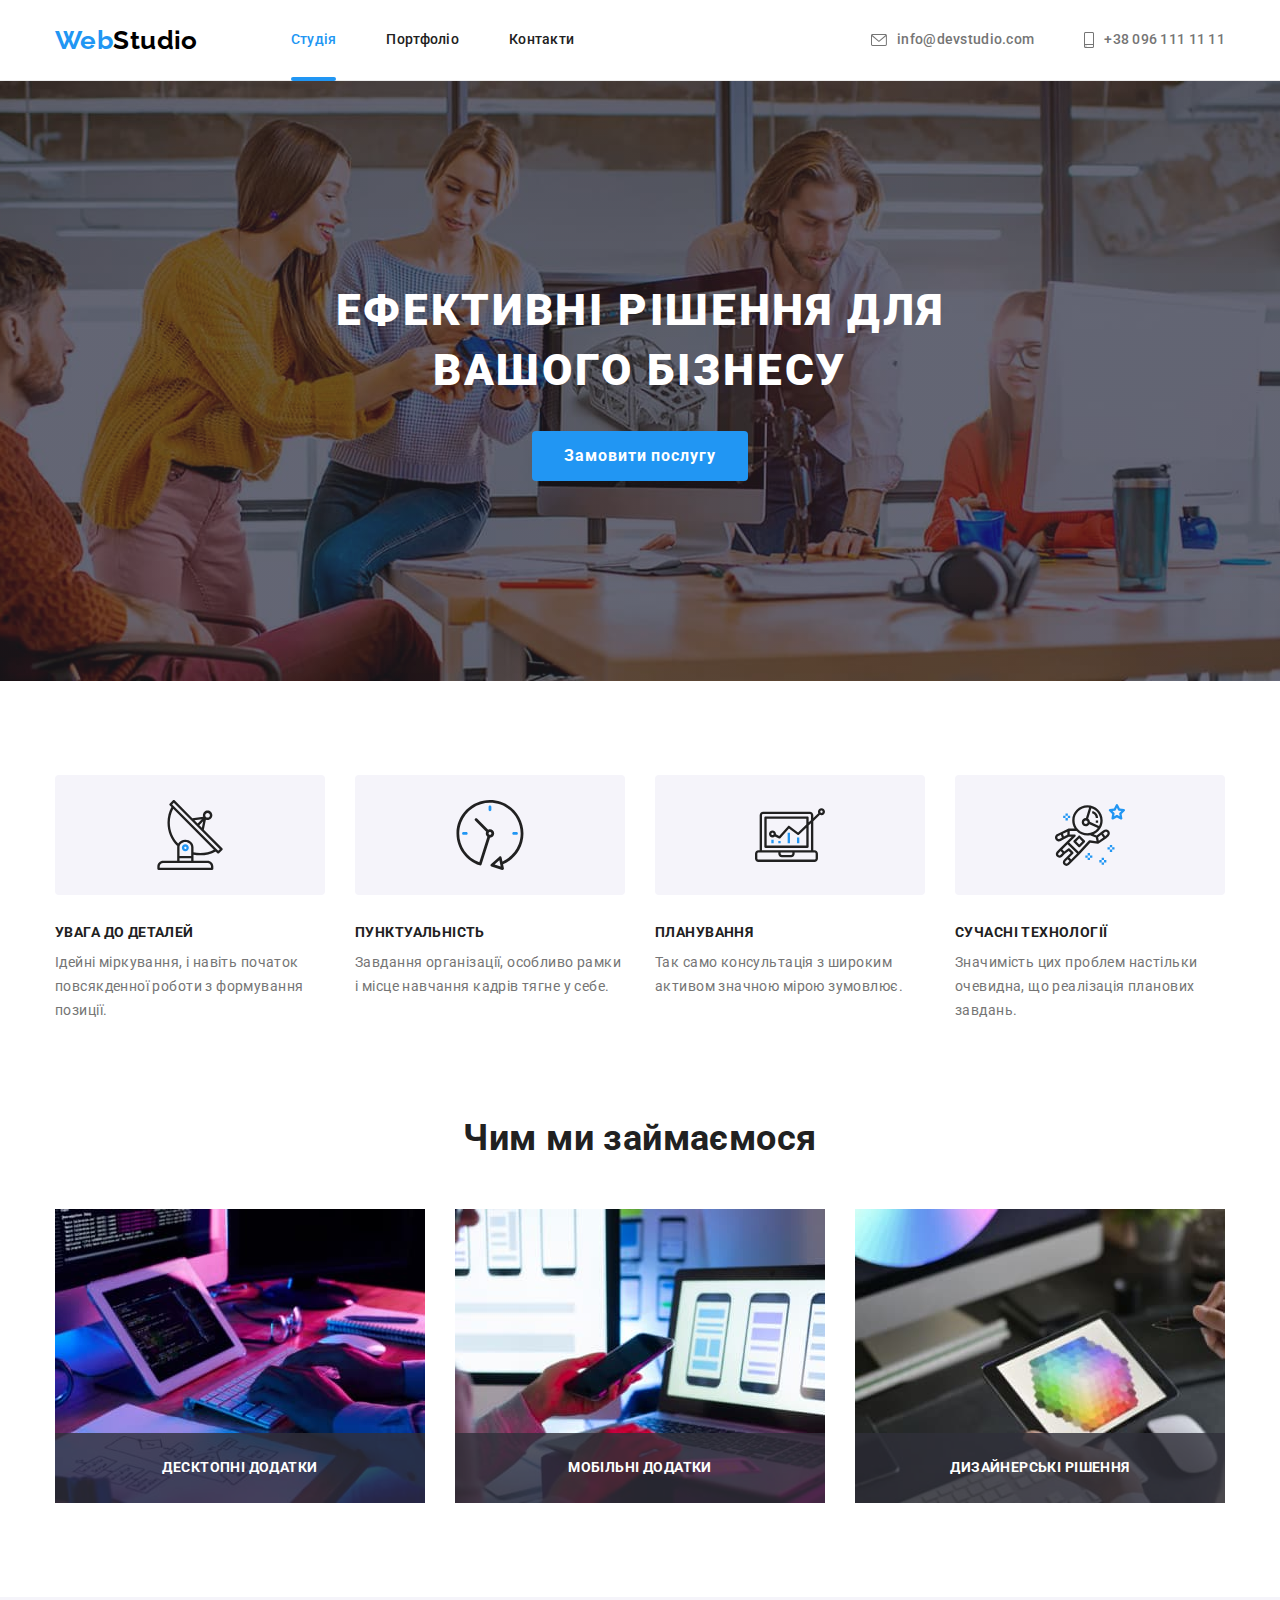
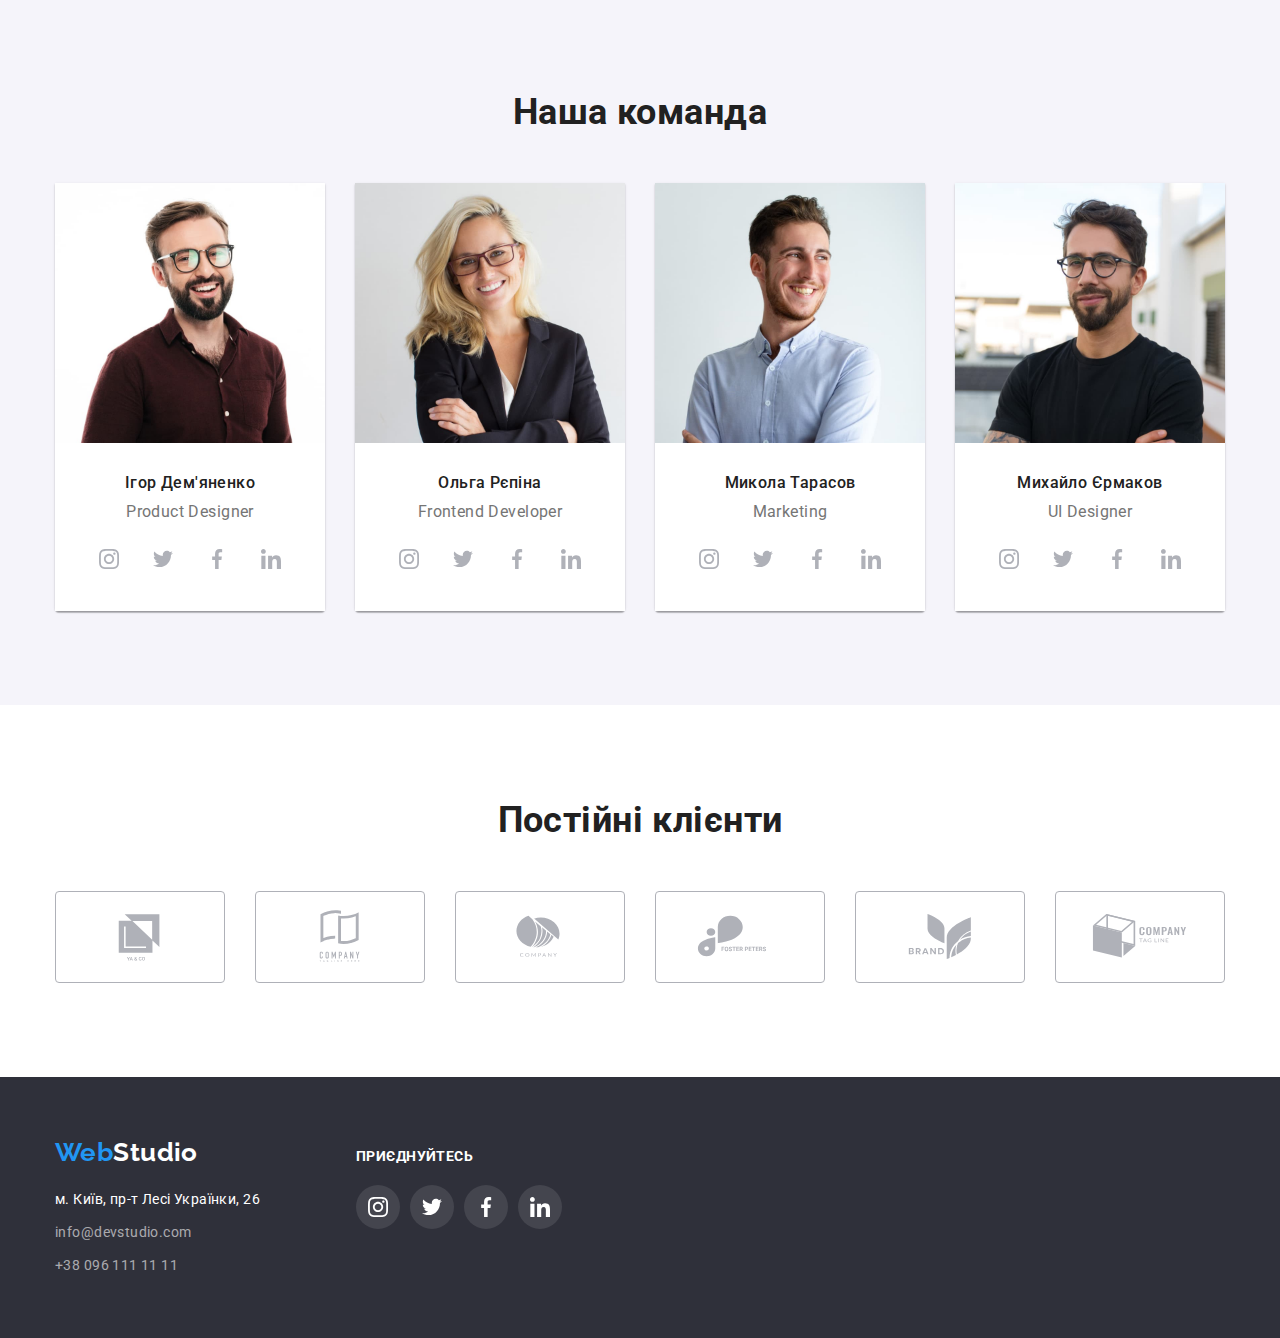
<file: index.html>
<!DOCTYPE html>
<html lang="uk">
  <head>
    <meta charset="UTF-8" />
    <meta http-equiv="X-UA-Compatible" content="IE=edge" />
    <meta name="viewport" content="width=device-width, initial-scale=1.0" />
    <title>Студія</title>
    <link
      rel="stylesheet"
      href="https://cdnjs.cloudflare.com/ajax/libs/modern-normalize/1.1.0/modern-normalize.min.css"
    />
    <link rel="preconnect" href="https://fonts.googleapis.com" />
    <link rel="preconnect" href="https://fonts.gstatic.com" crossorigin />
    <link
      href="https://fonts.googleapis.com/css2?family=Raleway:wght@700&family=Roboto:wght@400;500;700;900&display=swap"
      rel="stylesheet"
    />
    <link rel="stylesheet" href="./css/styles.css" />
  </head>
  <body>
    <header class="header">
      <div class="container header-wrap">
        <nav class="nav">
          <a class="logo" href="./index.html" lang="en"><span>Web</span>Studio</a>
          <ul class="list site-nav">
            <li class="nav-item">
              <a class="link nav-link current" href="./index.html">Студія</a>
            </li>
            <li class="nav-item"><a class="link nav-link" href="./portfolio.html">Портфоліо</a></li>
            <li class="nav-item"><a class="link nav-link" href="">Контакти</a></li>
          </ul>
        </nav>

        <ul class="list header-contacts">
          <li class="contacts-item">
            <a
              class="link contacts-link"
              href="mailto:info@devstudio.com"
              aria-label="mail"
              lang="en"
            >
              <svg class="contacts-icon" width="16" height="12">
                <use href="./images/icons.svg#envelope"></use>
              </svg>
              info@devstudio.com</a
            >
          </li>
          <li class="contacts-item">
            <a class="link contacts-link" href="tel:+380961111111" area-label="phone">
              <svg class="contacts-icon" width="10" height="16">
                <use href="./images/icons.svg#smartphone"></use>
              </svg>
              +38 096 111 11 11</a
            >
          </li>
        </ul>
      </div>
    </header>

    <main>
      <!-- Hero -->

      <section class="section hero">
        <div class="hero-wrap">
          <h1 class="hero-title">Ефективні рішення для вашого бізнесу</h1>
          <button class="hero-btn" type="button" data-modal-open>Замовити послугу</button>
        </div>
      </section>

      <!-- Benefits -->

      <section class="section benefits">
        <div class="container benefits-wrap">
          <h2 class="benefits-title">Особливості</h2>
          <ul class="list benefits-list">
            <li class="benefits-item">
              <div class="benefits-icon-wrap">
                <svg class="benefits-icon" width="70" height="70">
                  <use href="./images/icons.svg#antenna"></use>
                </svg>
              </div>
              <h3 class="title benefits-subtitle">УВАГА ДО ДЕТАЛЕЙ</h3>
              <p>Ідейні міркування, і навіть початок повсякденної роботи з формування позиції.</p>
            </li>
            <li class="benefits-item">
              <div class="benefits-icon-wrap">
                <svg class="benefits-icon" width="70" height="70">
                  <use href="./images/icons.svg#clock"></use>
                </svg>
              </div>
              <h3 class="title benefits-subtitle">ПУНКТУАЛЬНІСТЬ</h3>
              <p>Завдання організації, особливо рамки і місце навчання кадрів тягне у себе.</p>
            </li>
            <li class="benefits-item">
              <div class="benefits-icon-wrap">
                <svg class="benefits-icon" width="70" height="70">
                  <use href="./images/icons.svg#diagram"></use>
                </svg>
              </div>
              <h3 class="title benefits-subtitle">ПЛАНУВАННЯ</h3>
              <p>Так само консультація з широким активом значною мірою зумовлює.</p>
            </li>
            <li class="benefits-item">
              <div class="benefits-icon-wrap">
                <svg class="benefits-icon" width="70" height="70">
                  <use href="./images/icons.svg#astronaut"></use>
                </svg>
              </div>
              <h3 class="title benefits-subtitle">СУЧАСНІ ТЕХНОЛОГІЇ</h3>
              <p>Значимість цих проблем настільки очевидна, що реалізація планових завдань.</p>
            </li>
          </ul>
        </div>
      </section>

      <!-- Examples -->

      <section class="section examples">
        <div class="container examples-wrap">
          <h2 class="examples-title">Чим ми займаємося</h2>
          <ul class="list examples-list">
            <li>
              <div class="examples-thumb">
                <img src="./images/layout.jpg" alt="Верстка" width="370" />
                <p class="examples-thumb-text">Десктопні додатки</p>
              </div>
            </li>
            <li>
              <div class="examples-thumb">
                <img src="./images/design.jpg" alt="Дизайн" width="370" />
                <p class="examples-thumb-text">Мобільні додатки</p>
              </div>
            </li>
            <li>
              <div class="examples-thumb">
                <img src="./images/styles.jpg" alt="Стилізація" width="370" />
                <p class="examples-thumb-text">Дизайнерські рішення</p>
              </div>
            </li>
          </ul>
        </div>
      </section>

      <!-- Team -->

      <section class="section team">
        <div class="container team-wrap">
          <h2 class="team-title">Наша команда</h2>
          <ul class="list team-list">
            <li class="team-item">
              <img src="./images/igor.jpg" alt="Портрет Ігор Дем'яненко" width="270" />
              <div class="team-members-wrap">
                <h3 class="title team-subtitle">Ігор Дем'яненко</h3>
                <p class="text team-text" lang="en">Product Designer</p>
                <ul class="social-list">
                  <li class="social-item">
                    <a
                      class="social-link"
                      href="https://www.instagram.com/"
                      target="_blank"
                      rel="noopener noreferrer"
                      area-label="instagram"
                    >
                      <svg class="social-icon" width="20" height="20">
                        <use href="./images/icons.svg#instagram"></use>
                      </svg>
                    </a>
                  </li>
                  <li class="social-item">
                    <a
                      class="social-link"
                      href="https://www.twitter.com/"
                      target="_blank"
                      rel="noopener noreferrer"
                      area-label="twitter"
                    >
                      <svg class="social-icon" width="20" height="20">
                        <use href="./images/icons.svg#twitter"></use>
                      </svg>
                    </a>
                  </li>
                  <li class="social-item">
                    <a
                      class="social-link"
                      href="https://www.facebook.com/"
                      target="_blank"
                      rel="noopener noreferrer"
                      area-label="facebook"
                    >
                      <svg class="social-icon" width="20" height="20">
                        <use href="./images/icons.svg#facebook"></use>
                      </svg>
                    </a>
                  </li>
                  <li class="social-item">
                    <a
                      class="social-link"
                      href="https://www.linkedin.com/"
                      target="_blank"
                      rel="noopener noreferrer"
                      area-label="linkedin"
                    >
                      <svg class="social-icon" width="20" height="20">
                        <use href="./images/icons.svg#linkedin"></use>
                      </svg>
                    </a>
                  </li>
                </ul>
              </div>
            </li>
            <li class="team-item">
              <img src="./images/olga.jpg" alt="Портрет Ольга Рєпіна" width="270" />
              <div class="team-members-wrap">
                <h3 class="title team-subtitle">Ольга Рєпіна</h3>
                <p class="text team-text" lang="en">Frontend Developer</p>
                <ul class="social-list">
                  <li class="social-item">
                    <a
                      class="social-link"
                      href="https://www.instagram.com/"
                      target="_blank"
                      rel="noopener noreferrer"
                      area-label="instagram"
                    >
                      <svg class="social-icon" width="20" height="20">
                        <use href="./images/icons.svg#instagram"></use>
                      </svg>
                    </a>
                  </li>
                  <li class="social-item">
                    <a
                      class="social-link"
                      href="https://www.twitter.com/"
                      target="_blank"
                      rel="noopener noreferrer"
                      area-label="twitter"
                    >
                      <svg class="social-icon" width="20" height="20">
                        <use href="./images/icons.svg#twitter"></use>
                      </svg>
                    </a>
                  </li>
                  <li class="social-item">
                    <a
                      class="social-link"
                      href="https://www.facebook.com/"
                      target="_blank"
                      rel="noopener noreferrer"
                      area-label="facebook"
                    >
                      <svg class="social-icon" width="20" height="20">
                        <use href="./images/icons.svg#facebook"></use>
                      </svg>
                    </a>
                  </li>
                  <li class="social-item">
                    <a
                      class="social-link"
                      href="https://www.linkedin.com/"
                      target="_blank"
                      rel="noopener noreferrer"
                      area-label="linkedin"
                    >
                      <svg class="social-icon" width="20" height="20">
                        <use href="./images/icons.svg#linkedin"></use>
                      </svg>
                    </a>
                  </li>
                </ul>
              </div>
            </li>
            <li class="team-item">
              <img src="./images/mykola.jpg" alt="Портрет Микола Тарасов" width="270" />
              <div class="team-members-wrap">
                <h3 class="title team-subtitle">Микола Тарасов</h3>
                <p class="text team-text" lang="en">Marketing</p>
                <ul class="social-list">
                  <li class="social-item">
                    <a
                      class="social-link"
                      href="https://www.instagram.com/"
                      target="_blank"
                      rel="noopener noreferrer"
                      area-label="instagram"
                    >
                      <svg class="social-icon" width="20" height="20">
                        <use href="./images/icons.svg#instagram"></use>
                      </svg>
                    </a>
                  </li>
                  <li class="social-item">
                    <a
                      class="social-link"
                      href="https://www.twitter.com/"
                      target="_blank"
                      rel="noopener noreferrer"
                      area-label="twitter"
                    >
                      <svg class="social-icon" width="20" height="20">
                        <use href="./images/icons.svg#twitter"></use>
                      </svg>
                    </a>
                  </li>
                  <li class="social-item">
                    <a
                      class="social-link"
                      href="https://www.facebook.com/"
                      target="_blank"
                      rel="noopener noreferrer"
                      area-label="facebook"
                    >
                      <svg class="social-icon" width="20" height="20">
                        <use href="./images/icons.svg#facebook"></use>
                      </svg>
                    </a>
                  </li>
                  <li class="social-item">
                    <a
                      class="social-link"
                      href="https://www.linkedin.com/"
                      target="_blank"
                      rel="noopener noreferrer"
                      area-label="linkedin"
                    >
                      <svg class="social-icon" width="20" height="20">
                        <use href="./images/icons.svg#linkedin"></use>
                      </svg>
                    </a>
                  </li>
                </ul>
              </div>
            </li>
            <li class="team-item">
              <img src="./images/mykhaylo.jpg" alt="Портрет Михайло Єрмаков" width="270" />
              <div class="team-members-wrap">
                <h3 class="title team-subtitle">Михайло Єрмаков</h3>
                <p class="text team-text" lang="en">UI Designer</p>
                <ul class="social-list">
                  <li class="social-item">
                    <a
                      class="social-link"
                      href="https://www.instagram.com/"
                      target="_blank"
                      rel="noopener noreferrer"
                      area-label="instagram"
                    >
                      <svg class="social-icon" width="20" height="20">
                        <use href="./images/icons.svg#instagram"></use>
                      </svg>
                    </a>
                  </li>
                  <li class="social-item">
                    <a
                      class="social-link"
                      href="https://www.twitter.com/"
                      target="_blank"
                      rel="noopener noreferrer"
                      area-label="twitter"
                    >
                      <svg class="social-icon" width="20" height="20">
                        <use href="./images/icons.svg#twitter"></use>
                      </svg>
                    </a>
                  </li>
                  <li class="social-item">
                    <a
                      class="social-link"
                      href="https://www.facebook.com/"
                      target="_blank"
                      rel="noopener noreferrer"
                      area-label="facebook"
                    >
                      <svg class="social-icon" width="20" height="20">
                        <use href="./images/icons.svg#facebook"></use>
                      </svg>
                    </a>
                  </li>
                  <li class="social-item">
                    <a
                      class="social-link"
                      href="https://www.linkedin.com/"
                      target="_blank"
                      rel="noopener noreferrer"
                      area-label="linkedin"
                    >
                      <svg class="social-icon" width="20" height="20">
                        <use href="./images/icons.svg#linkedin"></use>
                      </svg>
                    </a>
                  </li>
                </ul>
              </div>
            </li>
          </ul>
        </div>
      </section>

      <!-- Clients -->

      <section class="section clients">
        <div class="container clients-wrap">
          <h2 class="clients-title">Постійні клієнти</h2>
          <ul class="clients-list">
            <li class="clients-item">
              <a class="clients-link" href="" area-label="client1">
                <svg class="clients-icon" width="106" height="60">
                  <use href="./images/icons.svg#logo1"></use>
                </svg>
              </a>
            </li>
            <li class="clients-item">
              <a class="clients-link" href="" area-label="client2">
                <svg class="clients-icon" width="106" height="60">
                  <use href="./images/icons.svg#logo2"></use>
                </svg>
              </a>
            </li>
            <li class="clients-item">
              <a class="clients-link" href="" area-label="client3">
                <svg class="clients-icon" width="106" height="60">
                  <use href="./images/icons.svg#logo3"></use>
                </svg>
              </a>
            </li>
            <li class="clients-item">
              <a class="clients-link" href="" area-label="client4">
                <svg class="clients-icon" width="106" height="60">
                  <use href="./images/icons.svg#logo4"></use>
                </svg>
              </a>
            </li>
            <li class="clients-item">
              <a class="clients-link" href="" area-label="client5">
                <svg class="clients-icon" width="106" height="60">
                  <use href="./images/icons.svg#logo5"></use>
                </svg>
              </a>
            </li>
            <li class="clients-item">
              <a class="clients-link" href="" area-label="client6">
                <svg class="clients-icon" width="106" height="60">
                  <use href="./images/icons.svg#logo6"></use>
                </svg>
              </a>
            </li>
          </ul>
        </div>
      </section>
    </main>

    <footer class="footer">
      <div class="container footer-wrap">
        <div class="footer-address-wrap">
          <a class="logo" href="./index.html" lang="en"><span>Web</span>Studio</a>
          <address>
            <ul class="list footer-list">
              <li class="footer-list-item">
                <a
                  class="location"
                  href="https://goo.gl/maps/Taf8EiEHnWQmHK9a6"
                  target="_blank"
                  rel="noopener noreferrer"
                  >м. Київ, пр-т Лесі Українки, 26</a
                >
              </li>
              <li class="footer-list-item">
                <a class="link" href="mailto:info@devstudio.com" lang="en">info@devstudio.com</a>
              </li>
              <li class="footer-list-item">
                <a class="link" href="tel:+380961111111">+38 096 111 11 11</a>
              </li>
            </ul>
          </address>
        </div>
        <div class="footer-social-wrap">
          <p class="footer-text">приєднуйтесь</p>
          <ul class="footer-social-list">
            <li class="footer-social-item">
              <a
                class="footer-social-link"
                href="https://www.instagram.com/"
                target="_blank"
                rel="noopener noreferrer"
                area-label="instagram"
              >
                <svg class="footer-social-icon" width="20" height="20">
                  <use href="./images/icons.svg#instagram"></use>
                </svg>
              </a>
            </li>
            <li class="footer-social-item">
              <a
                class="footer-social-link"
                href="https://www.twitter.com/"
                target="_blank"
                rel="noopener noreferrer"
                area-label="twitter"
              >
                <svg class="footer-social-icon" width="20" height="20">
                  <use href="./images/icons.svg#twitter"></use>
                </svg>
              </a>
            </li>
            <li class="footer-social-item">
              <a
                class="footer-social-link"
                href="https://www.facebook.com/"
                target="_blank"
                rel="noopener noreferrer"
                area-label="facebook"
              >
                <svg class="footer-social-icon" width="20" height="20">
                  <use href="./images/icons.svg#facebook"></use>
                </svg>
              </a>
            </li>
            <li class="footer-social-item">
              <a
                class="footer-social-link"
                href="https://www.linkedin.com/"
                target="_blank"
                rel="noopener noreferrer"
                area-label="linkedin"
              >
                <svg class="footer-social-icon" width="20" height="20">
                  <use href="./images/icons.svg#linkedin"></use>
                </svg>
              </a>
            </li>
          </ul>
        </div>
      </div>
    </footer>

    <!-- Modal -->

    <div class="backdrop is-hidden" data-modal>
      <div class="modal">
        <button class="modal-btn-close" type="button" data-modal-close>
          <svg class="modal-close" width="18" height="18">
            <use href="./images/icons.svg#cross"></use>
          </svg>
        </button>
      </div>
    </div>

    <script src="./js/modal.js"></script>
  </body>
</html>
</file>
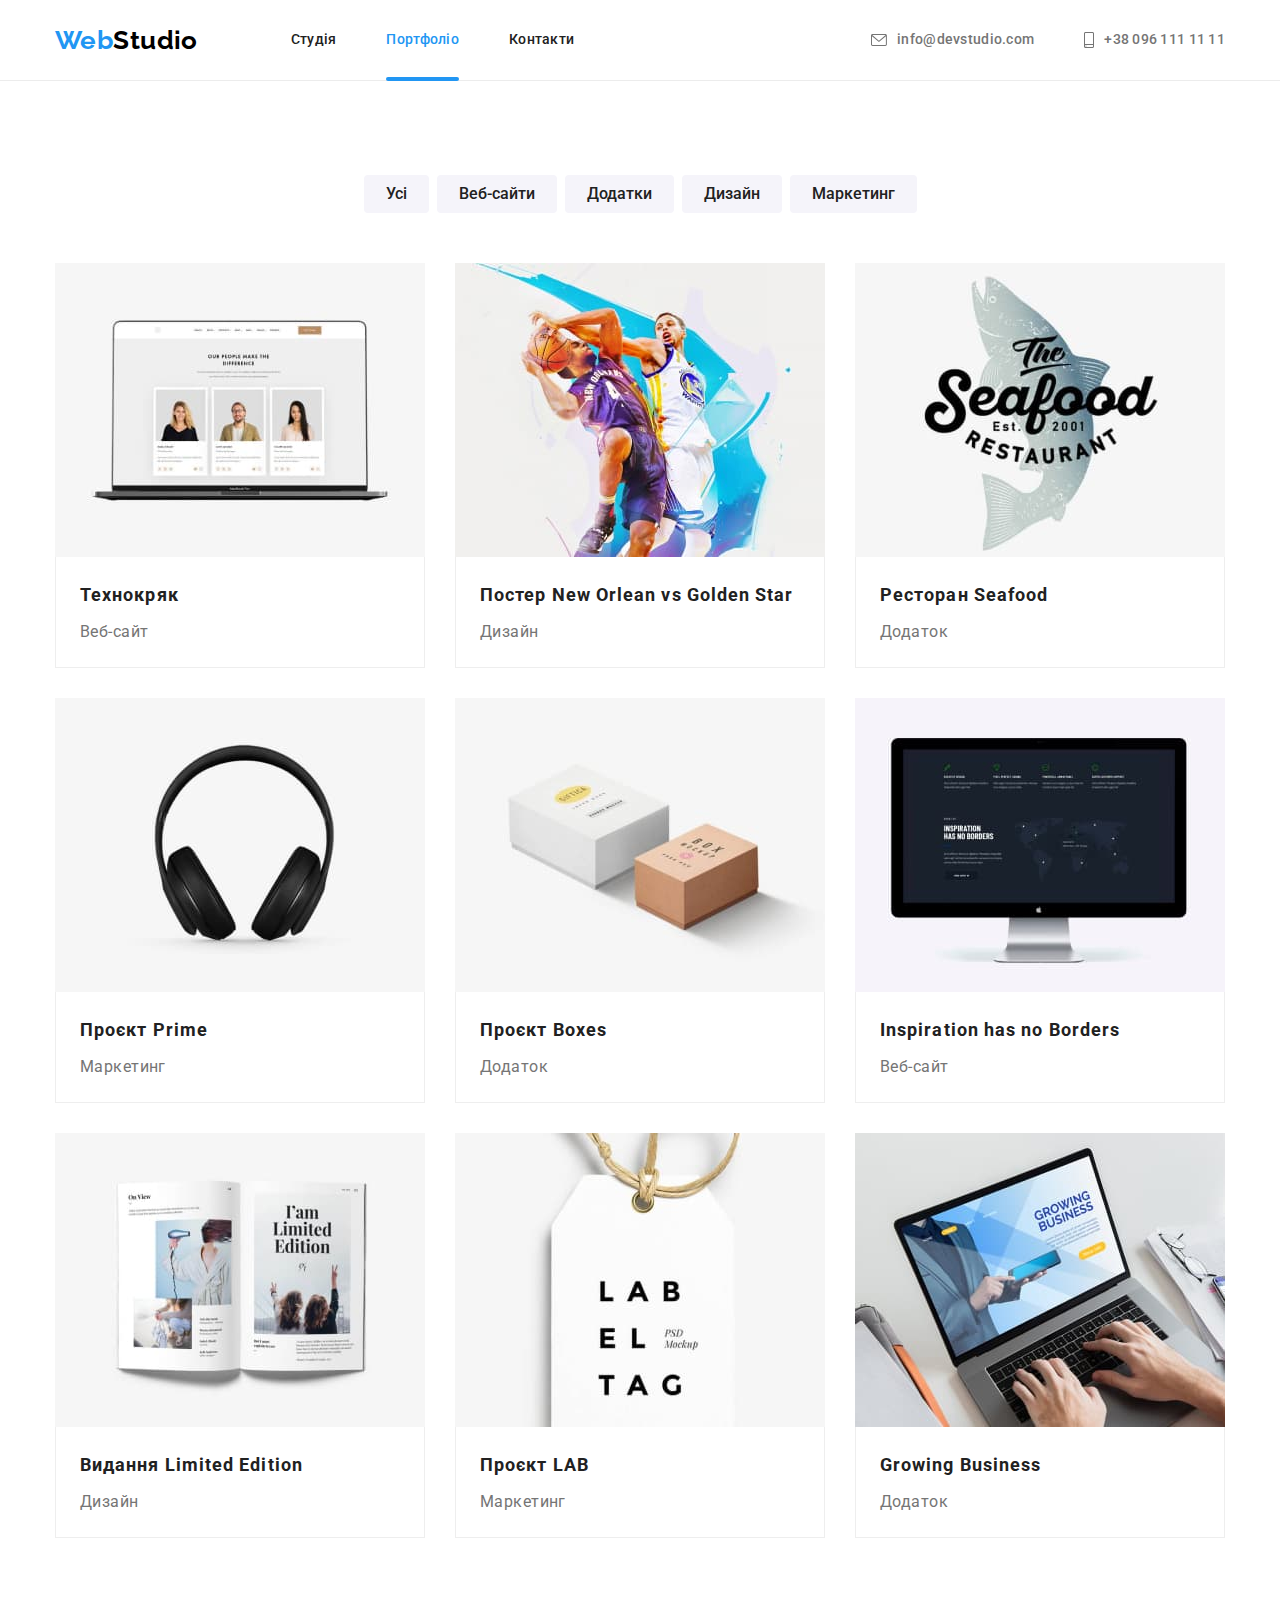
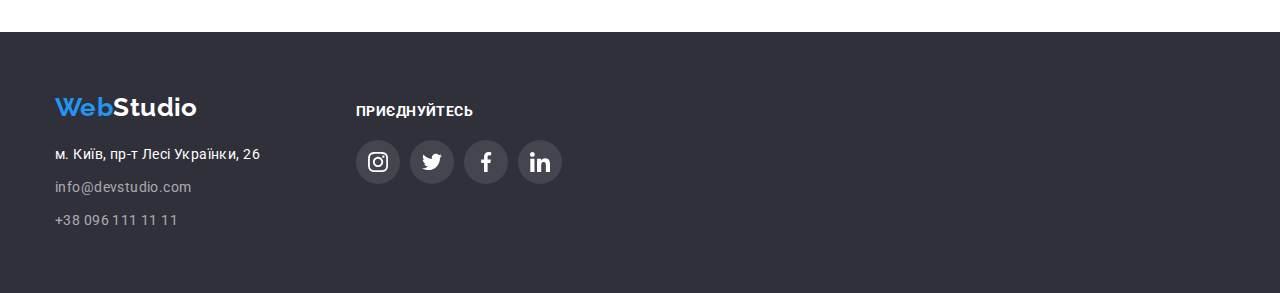
<file: portfolio.html>
<!DOCTYPE html>
<html lang="uk">
  <head>
    <meta charset="UTF-8" />
    <meta http-equiv="X-UA-Compatible" content="IE=edge" />
    <meta name="viewport" content="width=device-width, initial-scale=1.0" />
    <title>Студія</title>
    <link
      rel="stylesheet"
      href="https://cdnjs.cloudflare.com/ajax/libs/modern-normalize/1.1.0/modern-normalize.min.css"
    />
    <link rel="preconnect" href="https://fonts.googleapis.com" />
    <link rel="preconnect" href="https://fonts.gstatic.com" crossorigin />
    <link
      href="https://fonts.googleapis.com/css2?family=Raleway:wght@700&family=Roboto:wght@400;500;700;900&display=swap"
      rel="stylesheet"
    />
    <link rel="stylesheet" href="./css/styles.css" />
  </head>
  <body>
    <header class="header">
      <div class="container header-wrap">
        <nav class="nav">
          <a class="logo" href="./index.html" lang="en"><span>Web</span>Studio</a>
          <ul class="list site-nav">
            <li class="nav-item"><a class="link nav-link" href="./index.html">Студія</a></li>
            <li class="nav-item">
              <a class="link nav-link current" href="./portfolio.html">Портфоліо</a>
            </li>
            <li class="nav-item"><a class="link nav-link" href="">Контакти</a></li>
          </ul>
        </nav>

        <ul class="list header-contacts">
          <li class="contacts-item">
            <a
              class="link contacts-link"
              href="mailto:info@devstudio.com"
              aria-label="mail"
              lang="en"
            >
              <svg class="contacts-icon" width="16" height="12">
                <use href="./images/icons.svg#envelope"></use>
              </svg>
              info@devstudio.com</a
            >
          </li>
          <li class="contacts-item">
            <a class="link contacts-link" href="tel:+380961111111">
              <svg class="contacts-icon" width="10" height="16">
                <use href="./images/icons.svg#smartphone"></use>
              </svg>
              +38 096 111 11 11</a
            >
          </li>
        </ul>
      </div>
    </header>

    <main>
      <!-- Filter -->

      <section class="section portfolio">
        <div class="container portfolio-filter-wrap">
          <h1 class="portfolio-main-title">Портфоліо</h1>
          <ul class="list filter-list">
            <li><button type="button" class="filter-btn">Усі</button></li>
            <li><button type="button" class="filter-btn">Веб-сайти</button></li>
            <li><button type="button" class="filter-btn">Додатки</button></li>
            <li><button type="button" class="filter-btn">Дизайн</button></li>
            <li><button type="button" class="filter-btn">Маркетинг</button></li>
          </ul>
        </div>

        <!-- Portfolio -->

        <div class="container portfolio-list-wrap">
          <ul class="list portfolio-list">
            <li class="portfolio-item">
              <a class="link portfolio-link" href="">
                <div class="portfolio-overlay">
                  <img src="./images/technocryack.jpg" alt="Макбук з фото команди" width="370" />
                  <p class="portfolio-overlay-text">
                    Ресурс пропонує комплексні пропозиції з різним рівнем функціоналу та сервісів.
                    Все це дозволить відвідувачу отримати вичерпні відомості про компанію чи
                    приватну особу.
                  </p>
                </div>
                <div class="portfolio-item-inner">
                  <h2 class="title portfolio-title">Технокряк</h2>
                  <p class="text">Веб-сайт</p>
                </div>
              </a>
            </li>
            <li class="portfolio-item">
              <a class="link portfolio-link" href="">
                <div class="portfolio-overlay">
                  <img src="./images/poster.jpg" alt="Баскетболісти в боротьбі" width="370" />
                  <p class="portfolio-overlay-text">
                    Ресурс пропонує комплексні пропозиції з різним рівнем функціоналу та сервісів.
                    Все це дозволить відвідувачу отримати вичерпні відомості про компанію чи
                    приватну особу.
                  </p>
                </div>
                <div class="portfolio-item-inner">
                  <h2 class="title portfolio-title">
                    Постер <span lang="en">New Orlean vs Golden Star</span>
                  </h2>
                  <p class="text">Дизайн</p>
                </div>
              </a>
            </li>
            <li class="portfolio-item">
              <a class="link portfolio-link" href="">
                <div class="portfolio-overlay">
                  <img src="./images/restaurant.jpg" alt="Логотип ресторану" width="370" />
                  <p class="portfolio-overlay-text">
                    Ресурс пропонує комплексні пропозиції з різним рівнем функціоналу та сервісів.
                    Все це дозволить відвідувачу отримати вичерпні відомості про компанію чи
                    приватну особу.
                  </p>
                </div>
                <div class="portfolio-item-inner">
                  <h2 class="title portfolio-title">Ресторан <span lang="en">Seafood</span></h2>
                  <p class="text">Додаток</p>
                </div>
              </a>
            </li>
            <li class="portfolio-item">
              <a class="link portfolio-link" href="">
                <div class="portfolio-overlay">
                  <img src="./images/project-prime.jpg" alt="Навушники" width="370" />
                  <p class="portfolio-overlay-text">
                    Ресурс пропонує комплексні пропозиції з різним рівнем функціоналу та сервісів.
                    Все це дозволить відвідувачу отримати вичерпні відомості про компанію чи
                    приватну особу.
                  </p>
                </div>
                <div class="portfolio-item-inner">
                  <h2 class="title portfolio-title">Проєкт <span lang="en">Prime</span></h2>
                  <p class="text">Маркетинг</p>
                </div>
              </a>
            </li>
            <li class="portfolio-item">
              <a class="link portfolio-link" href="">
                <div class="portfolio-overlay">
                  <img src="./images/project-boxes.jpg" alt="Дві картонні коробки" width="370" />
                  <p class="portfolio-overlay-text">
                    Ресурс пропонує комплексні пропозиції з різним рівнем функціоналу та сервісів.
                    Все це дозволить відвідувачу отримати вичерпні відомості про компанію чи
                    приватну особу.
                  </p>
                </div>
                <div class="portfolio-item-inner">
                  <h2 class="title portfolio-title">Проєкт <span lang="en">Boxes</span></h2>
                  <p class="text">Додаток</p>
                </div>
              </a>
            </li>
            <li class="portfolio-item">
              <a class="link portfolio-link" href="">
                <div class="portfolio-overlay">
                  <img src="./images/inspiration.jpg" alt="iMac" width="370" />
                  <p class="portfolio-overlay-text">
                    Ресурс пропонує комплексні пропозиції з різним рівнем функціоналу та сервісів.
                    Все це дозволить відвідувачу отримати вичерпні відомості про компанію чи
                    приватну особу.
                  </p>
                </div>
                <div class="portfolio-item-inner">
                  <h2 class="title portfolio-title" lang="en">Inspiration has no Borders</h2>
                  <p class="text">Веб-сайт</p>
                </div>
              </a>
            </li>
            <li class="portfolio-item">
              <a class="link portfolio-link" href="">
                <div class="portfolio-overlay">
                  <img src="./images/edition.jpg" alt="Журнал" width="370" />
                  <p class="portfolio-overlay-text">
                    Ресурс пропонує комплексні пропозиції з різним рівнем функціоналу та сервісів.
                    Все це дозволить відвідувачу отримати вичерпні відомості про компанію чи
                    приватну особу.
                  </p>
                </div>
                <div class="portfolio-item-inner">
                  <h2 class="title portfolio-title">
                    Видання <span lang="en">Limited Edition</span>
                  </h2>
                  <p class="text">Дизайн</p>
                </div>
              </a>
            </li>
            <li class="portfolio-item">
              <a class="link portfolio-link" href="">
                <div class="portfolio-overlay">
                  <img src="./images/project-lab.jpg" alt="Етикетка" width="370" />
                  <p class="portfolio-overlay-text">
                    Ресурс пропонує комплексні пропозиції з різним рівнем функціоналу та сервісів.
                    Все це дозволить відвідувачу отримати вичерпні відомості про компанію чи
                    приватну особу.
                  </p>
                </div>
                <div class="portfolio-item-inner">
                  <h2 class="title portfolio-title">Проєкт <span lang="en">LAB</span></h2>
                  <p class="text">Маркетинг</p>
                </div>
              </a>
            </li>
            <li class="portfolio-item">
              <a class="link portfolio-link" href="">
                <div class="portfolio-overlay">
                  <img src="./images/growing-business.jpg" alt="Ноутбук" width="370" />
                  <p class="portfolio-overlay-text">
                    Ресурс пропонує комплексні пропозиції з різним рівнем функціоналу та сервісів.
                    Все це дозволить відвідувачу отримати вичерпні відомості про компанію чи
                    приватну особу.
                  </p>
                </div>
                <div class="portfolio-item-inner">
                  <h2 class="title portfolio-title" lang="en">Growing Business</h2>
                  <p class="text">Додаток</p>
                </div>
              </a>
            </li>
          </ul>
        </div>
      </section>
    </main>

    <footer class="footer">
      <div class="container footer-wrap">
        <div class="footer-address-wrap">
          <a class="logo" href="./index.html" lang="en"><span>Web</span>Studio</a>
          <address>
            <ul class="list footer-list">
              <li class="footer-list-item">
                <a
                  class="location"
                  href="https://goo.gl/maps/Taf8EiEHnWQmHK9a6"
                  target="_blank"
                  rel="noopener noreferrer"
                  >м. Київ, пр-т Лесі Українки, 26</a
                >
              </li>
              <li class="footer-list-item">
                <a class="link" href="mailto:info@devstudio.com" lang="en">info@devstudio.com</a>
              </li>
              <li class="footer-list-item">
                <a class="link" href="tel:+380961111111">+38 096 111 11 11</a>
              </li>
            </ul>
          </address>
        </div>
        <div class="footer-social-wrap">
          <p class="footer-text">приєднуйтесь</p>
          <ul class="footer-social-list">
            <li class="footer-social-item">
              <a
                class="footer-social-link"
                href="https://www.instagram.com/"
                target="_blank"
                rel="noopener noreferrer"
                area-label="instagram"
              >
                <svg class="footer-social-icon" width="20" height="20">
                  <use href="./images/icons.svg#instagram"></use>
                </svg>
              </a>
            </li>
            <li class="footer-social-item">
              <a
                class="footer-social-link"
                href="https://www.twitter.com/"
                target="_blank"
                rel="noopener noreferrer"
                area-label="twitter"
              >
                <svg class="footer-social-icon" width="20" height="20">
                  <use href="./images/icons.svg#twitter"></use>
                </svg>
              </a>
            </li>
            <li class="footer-social-item">
              <a
                class="footer-social-link"
                href="https://www.facebook.com/"
                target="_blank"
                rel="noopener noreferrer"
                area-label="facebook"
              >
                <svg class="footer-social-icon" width="20" height="20">
                  <use href="./images/icons.svg#facebook"></use>
                </svg>
              </a>
            </li>
            <li class="footer-social-item">
              <a
                class="footer-social-link"
                href="https://www.linkedin.com/"
                target="_blank"
                rel="noopener noreferrer"
                area-label="linkedin"
              >
                <svg class="footer-social-icon" width="20" height="20">
                  <use href="./images/icons.svg#linkedin"></use>
                </svg>
              </a>
            </li>
          </ul>
        </div>
      </div>
    </footer>
  </body>
</html>
</file>
<file: css/styles.css>
/* основной цвет текста #212121 */
/* вторичный цвет текста #757575 */
/* акцент #2196F3 */
/* белый #ffffff */
/* вторичный цвет фона #F5F4FA */

:root {
  --primary-text-color: #757575;
  --title-text-color: #212121;
  --accent-color: #2196f3;
  --primary-white-color: #ffffff;
  --secondaru-bg-color: #f5f4fa;
  --social-link-color: #afb1b8;
  --cubic: cubic-bezier(0.4, 0, 0.2, 1);
}

ul {
  list-style: none;
  padding: 0;
  margin: 0;
}

a {
  text-decoration: none;
  color: inherit;
}

h1,
h2,
h3,
h4,
h5,
h6 {
  margin: 0;
}

p {
  margin: 0;
}

address {
  font-style: normal;
}

button {
  font-family: inherit;
  padding: 0;
  margin: 0;
}

img {
  display: block;
  max-width: 100%;
  height: auto;
}

body {
  font-family: Roboto, sans-serif;
  letter-spacing: 0.03em;
  font-size: 14px;
  line-height: 1.71;
  background-color: var(--primary-white-color);
  color: var(--primary-text-color);
}

.container {
  margin-left: auto;
  margin-right: auto;
  width: 1200px;
  padding-left: 15px;
  padding-right: 15px;
  /* outline: 2px solid tomato; */
}

.section {
  padding-top: 94px;
  padding-bottom: 94px;
}

/* Logo */

.logo {
  margin-right: 93px;

  font-family: Raleway, sans-serif;
  font-weight: 700;
  font-size: 26px;
  line-height: 1.19;
  color: #000000;
}

.logo > span {
  color: #2196f3;
}

/* Header */

.header {
  border-bottom: 1px solid #ececec;
}

.header-wrap {
  display: flex;
  align-items: center;
}

.nav {
  display: flex;
  align-items: center;
}

.site-nav {
  display: flex;

  font-weight: 500;
  font-size: 14px;
  line-height: 1.14;
  letter-spacing: 0.02em;
  color: var(--title-text-color);
}

.nav-item:not(:last-child) {
  margin-right: 50px;
}

.nav-link {
  display: block;
  padding-top: 32px;
  padding-bottom: 32px;
  position: relative;

  color: var(--title-text-color);

  transition: color 250ms var(--cubic);
}

.nav-link:hover,
.nav-link:focus {
  color: var(--accent-color);
}

.nav-link.current {
  color: var(--accent-color);
}

.current::after {
  display: block;
  content: '';
  position: absolute;
  left: 0;
  bottom: -1px;
  width: 100%;
  height: 4px;
  border-radius: 2px;
  background-color: var(--accent-color);
}

.header-contacts {
  display: flex;
  margin-left: auto;
}

.contacts-item:not(:last-child) {
  margin-right: 50px;
}

.contacts-link {
  display: flex;
  align-items: center;
  padding-top: 32px;
  padding-bottom: 32px;

  font-weight: 500;
  font-size: 14px;
  line-height: 1.14;
  letter-spacing: 0.02em;
  color: var(--primary-text-color);

  transition: color 250ms var(--cubic);
}

.contacts-link:hover,
.contacts-link:focus {
  color: var(--accent-color);
}

.contacts-icon {
  fill: currentColor;
  margin-right: 10px;
}

/* Hero */

.hero {
  margin: 0 auto;
  padding-top: 200px;
  padding-bottom: 200px;
  max-width: 1600px;

  background-image: linear-gradient(rgba(47, 48, 58, 0.4), rgba(47, 48, 58, 0.4)),
    url('../images/herobg.jpg');
  background-repeat: no-repeat;
  background-size: cover;
  background-position: center;
}

.hero-title {
  margin-left: auto;
  margin-right: auto;
  margin-bottom: 30px;
  width: 696px;

  font-weight: 900;
  font-size: 44px;
  line-height: 1.36;
  text-align: center;
  letter-spacing: 0.06em;
  text-transform: uppercase;
  color: var(--primary-white-color);
}

.hero-btn {
  display: flex;
  align-items: center;
  text-align: center;
  margin: auto;
  padding-top: 10px;
  padding-bottom: 10px;
  padding-right: 32px;
  padding-left: 32px;

  font-weight: 700;
  font-size: 16px;
  line-height: 1.88;
  letter-spacing: 0.06em;
  background-color: var(--accent-color);
  color: var(--primary-white-color);

  border-radius: 4px;
  border: none;
  cursor: pointer;
}

/* Benefits */

.benefits-title {
  display: none;
}

.benefits-list {
  display: flex;
  gap: 30px;
}

.benefits-item {
  width: 270px;
}

.benefits-icon-wrap {
  display: flex;
  justify-content: center;
  align-items: center;
  height: 120px;
  margin-bottom: 30px;

  background-color: var(--secondaru-bg-color);

  border-radius: 4px;
}

.benefits-subtitle {
  margin-bottom: 10px;

  font-weight: 700;
  font-size: 14px;
  line-height: 1.14;
  color: var(--title-text-color);
}

/* Examples */

.examples {
  padding-top: 0;
}

.examples-title {
  margin-bottom: 50px;

  font-weight: 700;
  font-size: 36px;
  line-height: 1.17;
  text-align: center;
  color: var(--title-text-color);
}

.examples-list {
  display: flex;
  gap: 30px;
}

.examples-thumb {
  position: relative;
  overflow: hidden;
}

.examples-thumb-text {
  padding-top: 27px;
  padding-bottom: 27px;
  width: 100%;
  position: absolute;
  bottom: 0;
  left: 0;
  margin: 0;

  background-color: rgba(47, 48, 58, 0.8);

  font-weight: 700;
  line-height: 1.14;
  text-align: center;
  text-transform: uppercase;
  color: var(--primary-white-color);
}

/* Team */

.team {
  padding-top: 94px;
  padding-bottom: 94px;
  background-color: #f5f4fa;
}

.team-title {
  margin-bottom: 50px;

  font-weight: 700;
  font-size: 36px;
  line-height: 1.17;
  text-align: center;
  color: var(--title-text-color);
}

.team-list {
  display: flex;
  gap: 30px;
}

.team-item {
  box-shadow: 0px 1px 3px rgba(0, 0, 0, 0.12), 0px 1px 1px rgba(0, 0, 0, 0.14),
    0px 2px 1px rgba(0, 0, 0, 0.2);
  border-radius: 0px 0px 4px 4px;
}

.team-members-wrap {
  padding-top: 30px;
  padding-bottom: 30px;
  text-align: center;

  background-color: #fff;
}

.team-subtitle {
  margin-bottom: 10px;

  font-weight: 500;
  font-size: 16px;
  line-height: 1.19;
  color: var(--title-text-color);
}

.team-text {
  margin-bottom: 16px;

  font-size: 16px;
  line-height: 1.19;
}

.social-list {
  display: flex;
  justify-content: center;
  align-items: center;
  gap: 10px;
}

.social-item {
  display: flex;
  justify-content: center;
  align-items: center;
}

.social-link {
  display: flex;
  justify-content: center;
  align-items: center;
  width: 44px;
  height: 44px;

  color: var(--social-link-color);

  border-radius: 50%;

  transition: color 250ms var(--cubic), background-color 250ms var(--cubic);
}

.social-icon {
  fill: currentColor;
  transition: fill 250ms var(--cubic);
}

.social-link:hover,
.social-link:focus {
  color: var(--primary-white-color);
  background-color: var(--accent-color);
}

/* Clients */

.clients-title {
  margin-bottom: 50px;

  font-weight: 700;
  font-size: 36px;
  line-height: 1.17;
  text-align: center;
  color: var(--title-text-color);
}

.clients-list {
  display: flex;
  gap: 30px;
}

.clients-link {
  display: flex;
  justify-content: center;
  align-items: center;
  width: 170px;
  height: 92px;

  color: var(--social-link-color);

  border: 1px solid var(--social-link-color);
  border-radius: 4px;

  transition: color 250ms var(--cubic), border 250ms var(--cubic);
}

.clients-link:hover,
.clients-link:focus {
  color: var(--accent-color);
  border: 1px solid var(--accent-color);
}

.clients-icon {
  fill: currentColor;
}

/* Footer */

.footer {
  padding-top: 60px;
  padding-bottom: 60px;

  background-color: #2f303a;
}

.footer-wrap {
  display: flex;
  align-items: baseline;
}

.footer-address-wrap {
  width: 231px;
  margin-right: 70px;
}

.footer .logo {
  display: inline-block;
  margin-bottom: 20px;

  color: var(--primary-white-color);
}

.footer-list-item:not(:last-child) {
  margin-bottom: 9px;
}

.location {
  color: var(--primary-white-color);

  transition: color 250ms var(--cubic);
}

.location:hover,
.location:focus {
  color: var(--accent-color);
}

.footer .link {
  color: rgba(255, 255, 255, 0.6);

  transition: color 250ms var(--cubic);
}

.footer .link:hover,
.footer .link:focus {
  color: var(--accent-color);
}

.footer-text {
  margin-bottom: 20px;

  font-weight: 700;
  line-height: 1.14;
  text-transform: uppercase;

  color: var(--primary-white-color);
}

.footer-social-list {
  display: flex;
  justify-content: flex-start;
  align-items: center;
  gap: 10px;
}

.footer-social-item {
  display: flex;
  justify-content: center;
  align-items: center;
}

.footer-social-link {
  display: flex;
  justify-content: center;
  align-items: center;
  width: 44px;
  height: 44px;

  color: var(--primary-white-color);
  background: rgba(255, 255, 255, 0.1);

  border-radius: 50%;

  transition: color 250ms var(--cubic), background-color 250ms var(--cubic);
}

.footer-social-icon {
  fill: currentColor;
  transition: fill 250ms ease;
}

.footer-social-link:hover,
.footer-social-link:focus {
  color: var(--primary-white-color);
  background-color: var(--accent-color);
}

/* Portfolio page */

.portfolio-main-title {
  display: none;
}

/* Filter */

.portfolio-filter-wrap {
  margin-bottom: 50px;
  text-align: center;
}

.filter-list {
  display: flex;
  justify-content: center;
  gap: 8px;
}

.filter-btn {
  margin: auto;
  padding-top: 6px;
  padding-bottom: 6px;
  padding-right: 22px;
  padding-left: 22px;

  font-weight: 500;
  font-size: 16px;
  line-height: 1.62;
  text-align: center;
  color: var(--title-text-color);
  background-color: #f5f4fa;

  border: none;
  border-radius: 4px;
  cursor: pointer;
  transition: color 250ms var(--cubic), background-color 250ms var(--cubic),
    box-shadow 250ms var(--cubic);
}

.filter-btn:hover,
.filter-btn:focus {
  background-color: var(--accent-color);
  color: var(--primary-white-color);
  box-shadow: 0px 3px 1px rgba(0, 0, 0, 0.1), 0px 1px 2px rgba(0, 0, 0, 0.08),
    0px 2px 2px rgba(0, 0, 0, 0.12);
}

/* Portfolio */

.portfolio-list {
  display: flex;
  flex-wrap: wrap;
  gap: 30px;
}

.portfolio-link {
  transition: box-shadow 250ms var(--cubic);
}

.portfolio-link:hover {
  display: block;
  box-shadow: 0px 1px 1px rgba(0, 0, 0, 0.12), 0px 4px 4px rgba(0, 0, 0, 0.06),
    1px 4px 6px rgba(0, 0, 0, 0.16);
}

.portfolio-overlay {
  position: relative;
  width: 370px;
  height: 294px;

  overflow: hidden;
}

.portfolio-link:hover .portfolio-overlay-text,
.portfolio-link:focus .portfolio-overlay-text {
  transform: translateY(0);
  transition: transform 250ms var(--cubic);
}

.portfolio-overlay-text {
  position: absolute;
  top: 0;
  left: 0;
  width: 100%;
  height: 100%;
  padding-left: 24px;
  padding-right: 24px;
  padding-top: 63px;
  padding-bottom: 63px;

  font-size: 18px;
  line-height: 1.56;
  color: var(--primary-white-color);

  background: rgba(33, 150, 243, 0.9);

  transform: translateY(100%);
  transition: transform 250ms ease;
}

.portfolio-item-inner {
  padding-top: 20px;
  padding-bottom: 20px;
  padding-right: 24px;
  padding-left: 24px;

  background: #ffffff;
  border: 1px solid #eeeeee;
  border-top: none;
}

.portfolio-title {
  margin-bottom: 4px;
}

.portfolio .title {
  font-weight: 700;
  font-size: 18px;
  line-height: 2;
  letter-spacing: 0.06em;
  color: var(--title-text-color);
}

.portfolio .text {
  font-size: 16px;
  line-height: 1.88;
  color: var(--primary-text-color);
}

/* Modal */

.backdrop {
  position: fixed;
  top: 0;
  left: 0;
  bottom: 0;
  right: 0;
  background-color: rgba(0, 0, 0, 0.2);
  opacity: 1;
  visibility: visible;
  transition: opacity 250ms var(--cubic), visibility 250ms var(--cubic);
}

.backdrop.is-hidden {
  opacity: 0;
  pointer-events: none;
  visibility: hidden;
}

.modal {
  position: absolute;
  top: 50%;
  left: 50%;
  transform: translate(-50%, -50%);
  width: 528px;
  height: 581px;
  background-color: var(--primary-white-color);
  box-shadow: 0px 1px 3px rgba(0, 0, 0, 0.12), 0px 1px 1px rgba(0, 0, 0, 0.14),
    0px 2px 1px rgba(0, 0, 0, 0.2);
  border-radius: 4px;
}

.modal-btn-close {
  display: flex;
  align-items: center;
  justify-content: center;
  position: absolute;
  top: 8px;
  right: 8px;
  width: 30px;
  height: 30px;
  border-radius: 50%;

  background: #ffffff;
  border: 1px solid rgba(0, 0, 0, 0.1);

  cursor: pointer;
}

.modal-close {
  fill: #000000;
}
</file>
